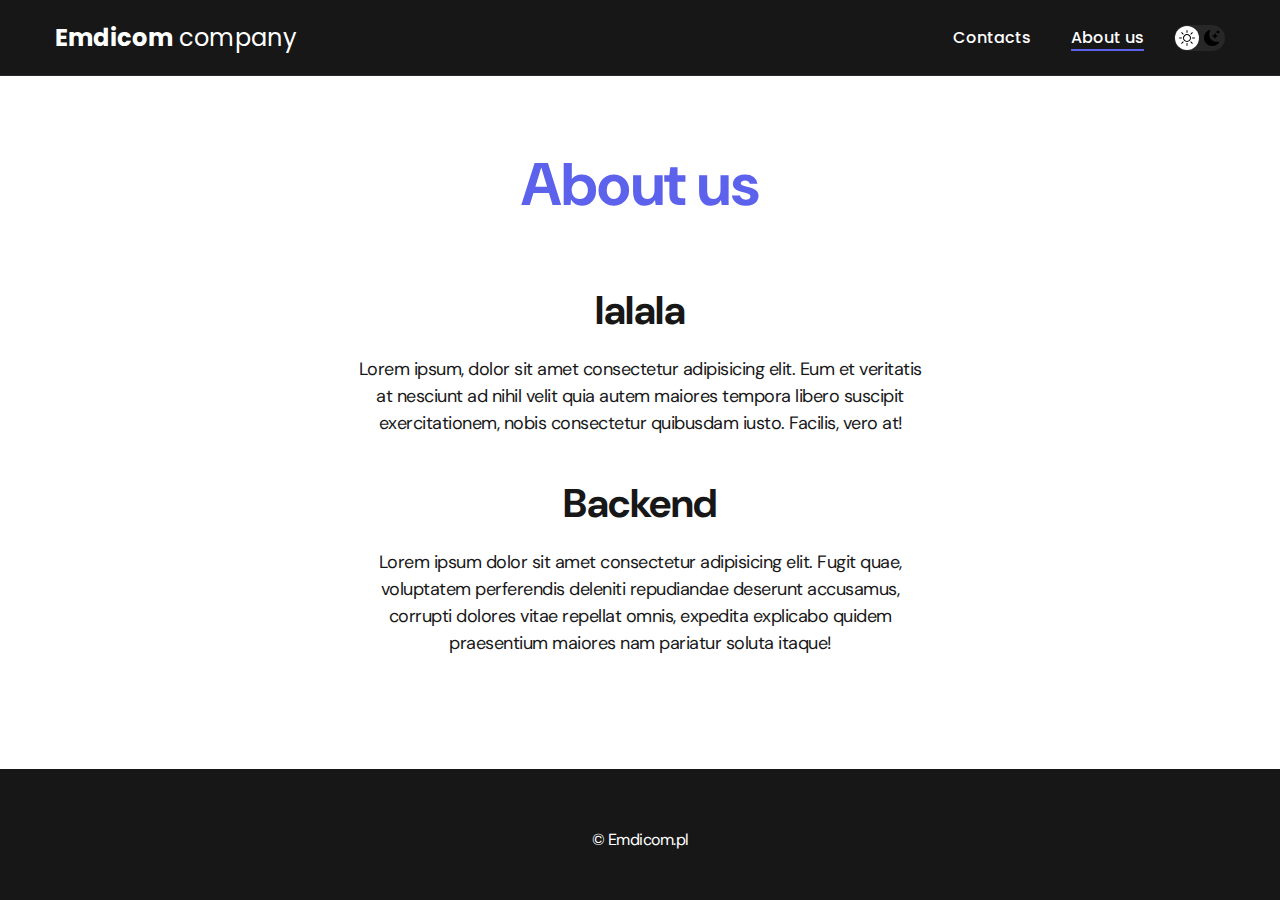
<file: about-us.html>
<!DOCTYPE html>
<html lang="en">
<head>
    <meta charset="UTF-8">
    <meta http-equiv="X-UA-Compatible" content="IE=edge">
    <meta name="viewport" content="width=device-width, initial-scale=1.0">
    <title>emdicom</title>
    <link rel="stylesheet" href="./css/main.css">
</head>
<body>
    <nav class="nav">
        <div class="container">
            <div class="nav-row">
                <a href="./index.html" class="logo"><strong>Emdicom</strong> company</a>

                <button class="dark-mode-btn">
                    <img src="./img/icons/sun.svg" alt="Light mode" class="dark-mode-btn__icon">
                    <img src="./img/icons/moon.svg" alt="Dark mode" class="dark-mode-btn__icon">
                </button>

                <ul class="nav-list">
                    <li class="nav-list__item"><a href="./contacts.html" class="nav-list__link">Contacts</a></li>
                    <li class="nav-list__item"><a href="./about-us.html" class="nav-list__link nav-list__link--active">About us</a></li>
                </ul>
            </div>
        </div>
    </nav>


    <main class="section">
        <div class="container">
                <h1 class="title-1">About us</h1>

                <ul class="content-list">
                    <li class="content-list__item">
                        <h2 class="title-2">lalala</h2>
                        <p>Lorem ipsum, dolor sit amet consectetur adipisicing elit. Eum et veritatis at nesciunt ad nihil velit quia autem maiores tempora libero suscipit exercitationem, nobis consectetur quibusdam iusto. Facilis, vero at!</p>
                    </li>
                    <li class="content-list__item">
                        <h2 class="title-2">Backend</h2>
                        <p>Lorem ipsum dolor sit amet consectetur adipisicing elit. Fugit quae, voluptatem perferendis deleniti repudiandae deserunt accusamus, corrupti dolores vitae repellat omnis, expedita explicabo quidem praesentium maiores nam pariatur soluta itaque!</p>
                    </li>
                </ul>

        </div>
    </main>

    <footer class="footer">
        <div class="container">
            <div class="footer__wrapper">
                <div class="copyright">
                    <p>© Emdicom.pl</p>
                </div>
            </div>
        </div>
    </footer>

    <script src="./js/main.js"></script>

</body>
</html>
</file>
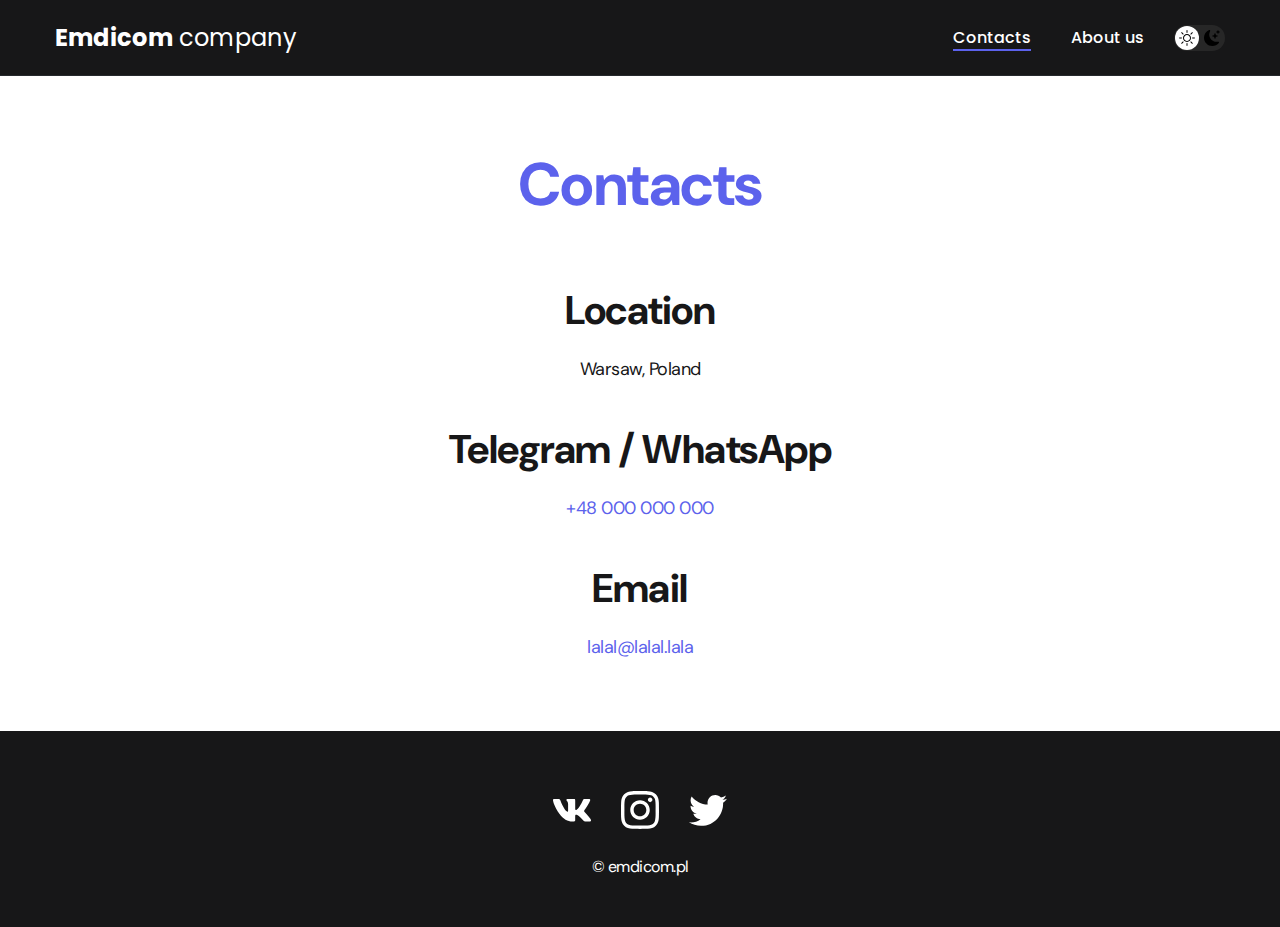
<file: contacts.html>
<!DOCTYPE html>
<html lang="en">
<head>
    <meta charset="UTF-8">
    <meta http-equiv="X-UA-Compatible" content="IE=edge">
    <meta name="viewport" content="width=device-width, initial-scale=1.0">
    <title>emdicom</title>
    <link rel="stylesheet" href="./css/main.css">
</head>
<body>
    <nav class="nav">
        <div class="container">
            <div class="nav-row">
                <a href="./index.html" class="logo"><strong>Emdicom</strong> company</a>

                <button class="dark-mode-btn">
                    <img src="./img/icons/sun.svg" alt="Light mode" class="dark-mode-btn__icon">
                    <img src="./img/icons/moon.svg" alt="Dark mode" class="dark-mode-btn__icon">
                </button>

                <ul class="nav-list">
                    <li class="nav-list__item"><a href="./contacts.html" class="nav-list__link nav-list__link--active">Contacts</a></li>
                    <li class="nav-list__item"><a href="./about-us.html" class="nav-list__link">About us</a></li>
                </ul>
            </div>
        </div>
    </nav>


    <main class="section">
        <div class="container">
                <h1 class="title-1">Contacts</h1>

                <ul class="content-list">
                    <li class="content-list__item">
                        <h2 class="title-2">Location</h2>
                        <p>Warsaw, Poland</p>
                    </li>
                    <li class="content-list__item">
                        <h2 class="title-2">Telegram / WhatsApp</h2>
                        <p><a href="tel:+79051234567">+48 000 000 000</a></p>
                    </li>
                    <li class="content-list__item">
                        <h2 class="title-2">Email</h2>
                        <p><a href="mailto:webdev@protonmail.com">lalal@lalal.lala</a></p>
                    </li>
                </ul>

        </div>
    </main>

    <footer class="footer">
        <div class="container">
            <div class="footer__wrapper">
                <ul class="social">
                    <li class="social__item"><a href="#!"><img src="./img/icons/vk.svg" alt="Link"></a></li>
                    <li class="social__item"><a href="#!"><img src="./img/icons/instagram.svg" alt="Link"></a></li>
                    <li class="social__item"><a href="#!"><img src="./img/icons/twitter.svg" alt="Link"></a></li>
                </ul>
                <div class="copyright">
                    <p>© emdicom.pl</p>
                </div>
            </div>
        </div>
    </footer>

    <script src="./js/main.js"></script>

</body>
</html>
</file>
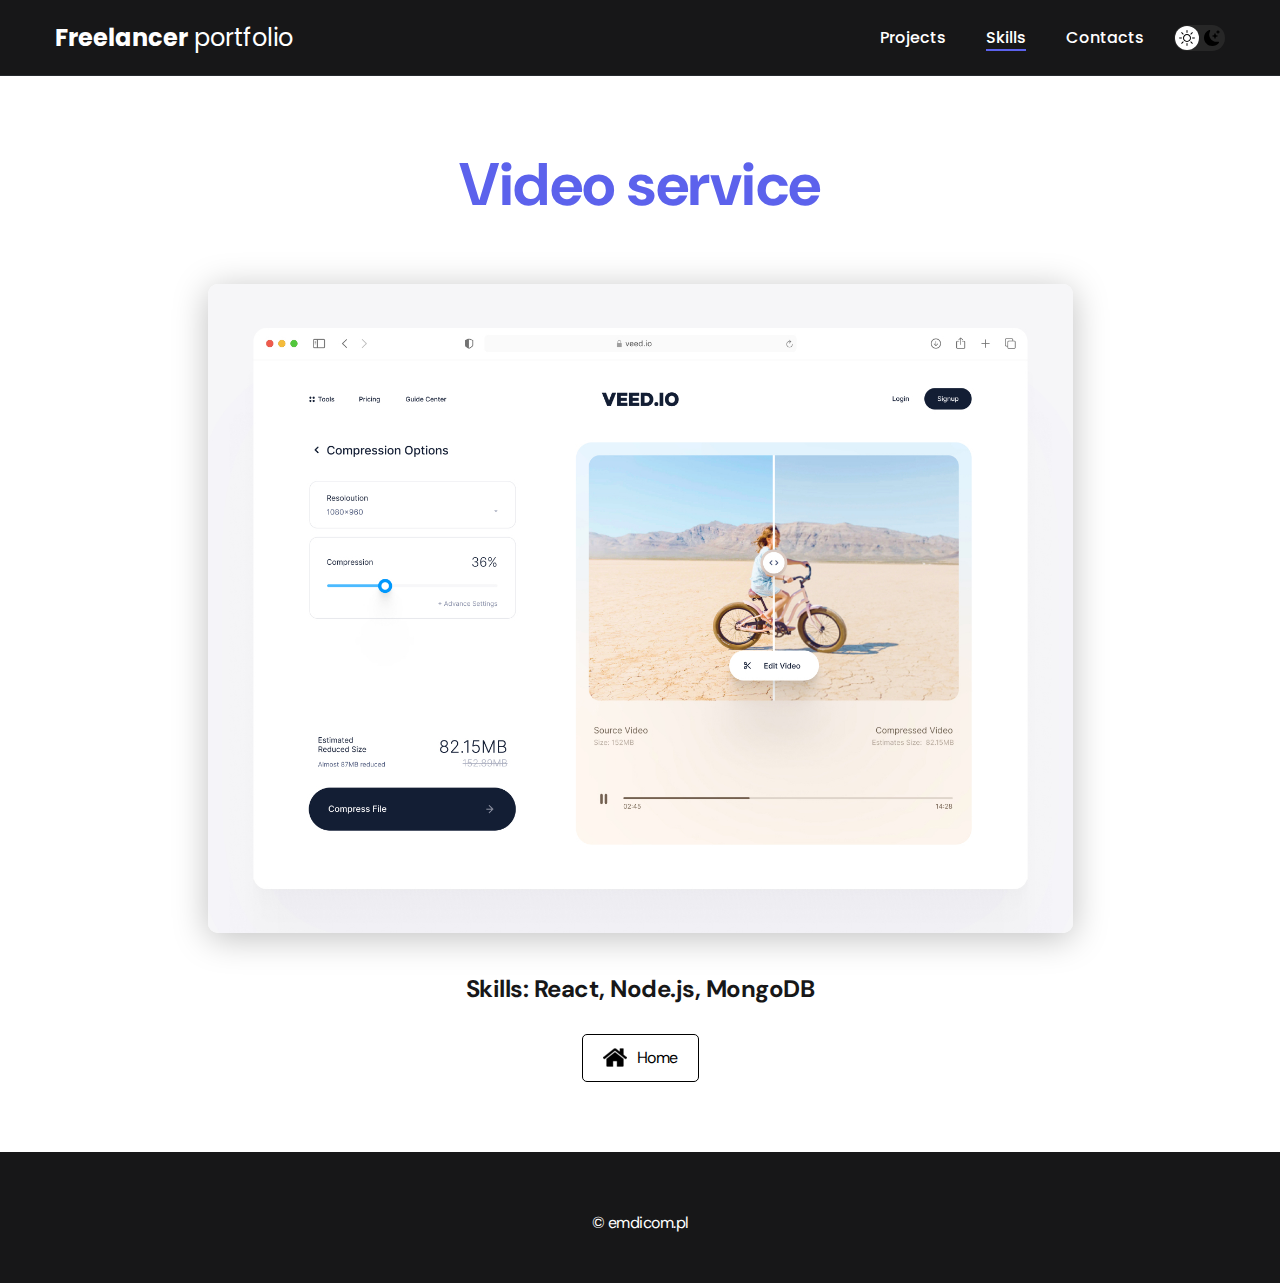
<file: project-page.html>
<!DOCTYPE html>
<html lang="en">
<head>
    <meta charset="UTF-8">
    <meta http-equiv="X-UA-Compatible" content="IE=edge">
    <meta name="viewport" content="width=device-width, initial-scale=1.0">
    <title>Freelancer portfolio</title>
    <link rel="stylesheet" href="./css/main.css">
</head>
<body>
    <nav class="nav">
        <div class="container">
            <div class="nav-row">
                <a href="./index.html" class="logo"><strong>Freelancer</strong> portfolio</a>

                <button class="dark-mode-btn">
                    <img src="./img/icons/sun.svg" alt="Light mode" class="dark-mode-btn__icon">
                    <img src="./img/icons/moon.svg" alt="Dark mode" class="dark-mode-btn__icon">
                </button>

                <ul class="nav-list">
                    <li class="nav-list__item"><a href="./index.html" class="nav-list__link">Projects</a></li>
                    <li class="nav-list__item"><a href="./skills.html" class="nav-list__link nav-list__link--active">Skills</a></li>
                    <li class="nav-list__item"><a href="./contacts.html" class="nav-list__link">Contacts</a></li>
                </ul>
            </div>
        </div>
    </nav>

    <main class="section">
        <div class="container">
            <div class="project-details">

                <h1 class="title-1">Video service</h1>

                <img src="./img/projects/02-big.jpg" alt="" class="project-details__cover">

                <div class="project-details__desc">
                    <p>Skills: React, Node.js, MongoDB</p>
                </div>

                <a href="/index.html" class="btn-outline">
                    <img src="./img/icons/home-black.png" alt="">
                    Home
                </a>

            </div>
        </div>
    </main>

    <footer class="footer">
        <div class="container">
            <div class="footer__wrapper">
                
                <div class="copyright">
                    <p>© emdicom.pl</p>
                </div>
            </div>
        </div>
    </footer>

    <script src="./js/main.js"></script>

</body>
</html>
</file>
<file: css/main.css>
@import "./reset.css";
@import url('https://fonts.googleapis.com/css2?family=DM+Sans:wght@400;500;700&family=Poppins:wght@400;500;700&display=swap');

/*
font-family: 'DM Sans', sans-serif;
font-family: 'Poppins', sans-serif;
*/

/* * {
    border: 1px solid red;
} */

:root {
    --blackpure: #000;
    --black: #171718;
    --black-border: #26292D;
    --white: #fff;
    --purple: #5C62EC;

    --text-color: var(--black);

    --dark-bg: var(--black);
    --dark-border: var(--black-border);
    --header-text: var(--white);
    --accent: var(--purple);

    /* Light mode */
    --page-bg: var(--white);
    --text-color: var(--black);

    --title-1: var(--accent);

    --project-card-bg: var(--white);
    --project-card-text: var(--black);
    --box-shadow: 0px 5px 35px rgba(0, 0, 0, 0.25);
}

.dark {
     /* Dark mode */
    --page-bg: #252526;
    --text-color: var(--white);

    --title-1: var(--white);

    --project-card-bg: var(--black);
    --project-card-text: var(--white);
    --box-shadow: 0px 5px 35px rgba(0, 0, 0, 0.8);
}

html, body {
    display: flex;
    flex-direction: column;
    min-height: 100vh;

    font-family: 'DM Sans', sans-serif;
    letter-spacing: -0.5px;

    /* Light mode */
    background-color: var(--page-bg);
    color: var(--text-color);
}

/* General */

.container {
    margin: 0 auto;
    padding: 0 15px;
    max-width: 1200px;
}

.none {
    display: none !important;
}

.section {
    padding: 70px 0;
}

.title-1 {
    margin-bottom: 60px;

    font-size: 60px;
    font-weight: 700;
    line-height: 1.3;
    color: var(--title-1);
    text-align: center;
}

.title-2 {
    margin-bottom: 20px;

    font-size: 40px;
    font-weight: 700;
    line-height: 1.3;
}

/* Nav */

.nav {
    padding: 20px 0;
    border-bottom: 1px solid var(--dark-border);
    background-color: var(--dark-bg);
    color: var(--header-text);
    letter-spacing: normal;
}

.nav-row {
    display: flex;
    justify-content: flex-end;
    align-items: center;
    column-gap: 30px;
    row-gap: 20px;
    flex-wrap: wrap;
}

.logo {
    margin-right: auto;
    color: var(--header-text);
    font-size: 24px;
    font-family: 'Poppins', sans-serif;
}

.logo strong {
    font-weight: 700;
}

.nav-list {
    display: flex;
    flex-wrap: wrap;
    row-gap: 10px;
    align-items: center;
    column-gap: 40px;
    font-size: 16px;
    font-weight: 500;
    font-family: 'Poppins', sans-serif;
}

.nav-list__link {
    color: var(--header-text);
    transition: opacity 0.2s ease-in;
}

.nav-list__link:hover {
    opacity: 0.8;
}

.nav-list__link--active {
    position: relative;
}

.nav-list__link--active::before {
    content: "";

    position: absolute;
    left: 0;
    top: 100%;

    display: block;
    height: 2px;
    width: 100%;
    background-color: var(--accent);
}

/* Dark mode btn */

.dark-mode-btn {
    order: 9;

    position: relative;
    display: flex;
    justify-content: space-between;

    width: 51px;
    height: 26px;
    padding: 5px;

    border-radius: 50px;
    background-color: #272727;
}

.dark-mode-btn::before {
    content: "";

    position: absolute;
    top: 1px;
    left: 1px;

    display: block;
    width: 24px;
    height: 24px;

    border-radius: 50%;
    background-color: var(--white);

    transition: left 0.2s ease-in;
}

.dark-mode-btn--active::before {
    left: 26px;
}

.dark-mode-btn__icon {
    position: relative;
    z-index: 9;
}

/* Header */

.header {
    padding: 0px 0;
    min-height: 695px;
    display: flex;
    justify-content: center;
    align-items: center;
    
    background-color: var(--dark-bg);
    color: var(--header-text);
    text-align: center;
    border-bottom: 1px solid var(--dark-border)
}
.video-bg{
    height: 100vh;
    width: 100%;
    overflow: hidden;
    display: flex;
    justify-content: center;
    align-items: center;
    position: relative;
}
.video-bg video {
    height: 100vh;
    width: 100%;
    position: absolute;
    top: 0px;
    left: 0px;
    object-fit: cover;
    z-index: 1;
}
.video-bg__content{
    z-index: 2;
}


.header_wrapper {
    padding: 0 15px;
    max-width: 660px;
}

.header_title {
    margin-bottom: 20px;
    font-size: 40px;
    font-weight: 700;
    line-height: 1.4;
}

.header_title strong{
    font-size: 60px;
    font-weight: 700;
}

.header_title em{
    font-style: normal;
    color: var(--accent);
}

.header__text {
    margin-bottom: 40px;
    font-size: 18px;
    line-height: 1.333;
}

.header__text p + p{
    margin-top: 0.5em;


}

/* Btn */

.btn {
    display: inline-block;
    height: 49px;
    padding: 12px 28px;

    border-radius: 20px;
    background-color: var(--accent);
    color: var(--white);
    letter-spacing: 0.15px;
    font-size: 19px;
    font-weight: 500;

    transition: opacity 0.2s ease-in;
}

.btn:hover {
    opacity: 0.8;
}

.btn:active {
    position: relative;
    top: 1px;
}

/* Btn outline */

.btn-outline {
    
    display: flex;
    column-gap: 10px;
    align-items: center;

    height: 48px;
    padding: 12px 20px;

    border-radius: 5px;
    border: 1px solid var(--blackpure);
    background-color: var(--white);
    color: var(--blackpure);

    transition: opacity 0.2s ease-in;
}

.btn-outline:hover {
    opacity: 0.8;
}

.btn-outline:active {
    position: relative;
    top: 1px;
}

/* Projects  */

.projects {
    display: flex;
    justify-content: center;
    flex-wrap: wrap;
    column-gap: 30px;
    row-gap: 30px;
}

.project {
    max-width: 370px;
    background-color: var(--project-card-bg);
    box-shadow: var(--box-shadow);
    border-radius: 10px;
}

.project__img {
    border-radius: 10px;
}

.project__title {
    padding: 15px 20px 25px;
    font-weight: 700;
    font-size: 24px;
    line-height: 1.3;
    color: var(--project-card-text);
}

/* Project details */

.project-details {
    margin: 0 auto;
    max-width: 865px;

    display: flex;
    flex-direction: column;
    align-items: center;

    text-align: center;
}

.project-details__cover {
    max-width: 100%;
    margin-bottom: 40px;

    box-shadow: 0px 5px 35px rgba(0, 0, 0, 0.25);
    border-radius: 10px;
}

.project-details__desc {
    margin-bottom: 30px;

    font-weight: 700;
    font-size: 24px;
    line-height: 1.3;
}

/* Content list */

.content-list {
    margin: 0 auto;
    max-width: 570px;
    display: flex;
    flex-direction: column;
    align-items: center;
    row-gap: 40px;
    text-align: center;
}

.content-list a {
    color: var(--accent);
}

.content-list__item {
    font-size: 18px;
    line-height: 1.5;
}

.content-list__item p + p {
    margin-top: 0.5em;
}

/* Footer */

.footer {
    margin-top: auto;
    padding: 60px 0 50px;
    background-color: var(--dark-bg);
    color: var(--header-text);
}

.footer__wrapper {
    display: flex;
    flex-direction: column;
    align-items: center;
    row-gap: 27px;
}

.social {
    display: flex;
    column-gap: 30px;
    align-items: center;
}

.copyright {
    font-size: 16px;
}

.copyright p + p {
    margin-top: 0.5em;
}

@media (max-width: 620px) {

    /* Header  */

    .header {
        min-height: unset;
    }

    .header__title {
        font-size: 30px;
    }

    .header__title strong {
        font-size: 40px;
    }

    /* Nav */

    .nav-row {
        justify-content: space-between;
    }

    .dark-mode-btn {
        order: 0;
    }

    /* General */

    .section {
        padding: 40px 0;
    }

    .title-1 {
        margin-bottom: 30px;
        font-size: 40px;
    }

    .title-2 {
        margin-bottom: 10px;
        font-size: 30px;
    }

    /* Projects */

    .project__title {
        font-size: 22px;
    }

    /* Project page */

    .project-details__desc {
        margin-bottom: 20px;
        font-size: 22px;
    }

    /* Content List */

    .content-list {
        row-gap: 20px;
    }

    .content-list__item {
        font-size: 16px;
    }

    /* Footer */

    .footer {
        padding: 40px 0 30px;
    }

    .footer__wrapper {
        row-gap: 20px;
    }

    /* Social */

    .social {
        column-gap: 20px;
    }

    .social__item {
        width: 28px;
    }

}
</file>
